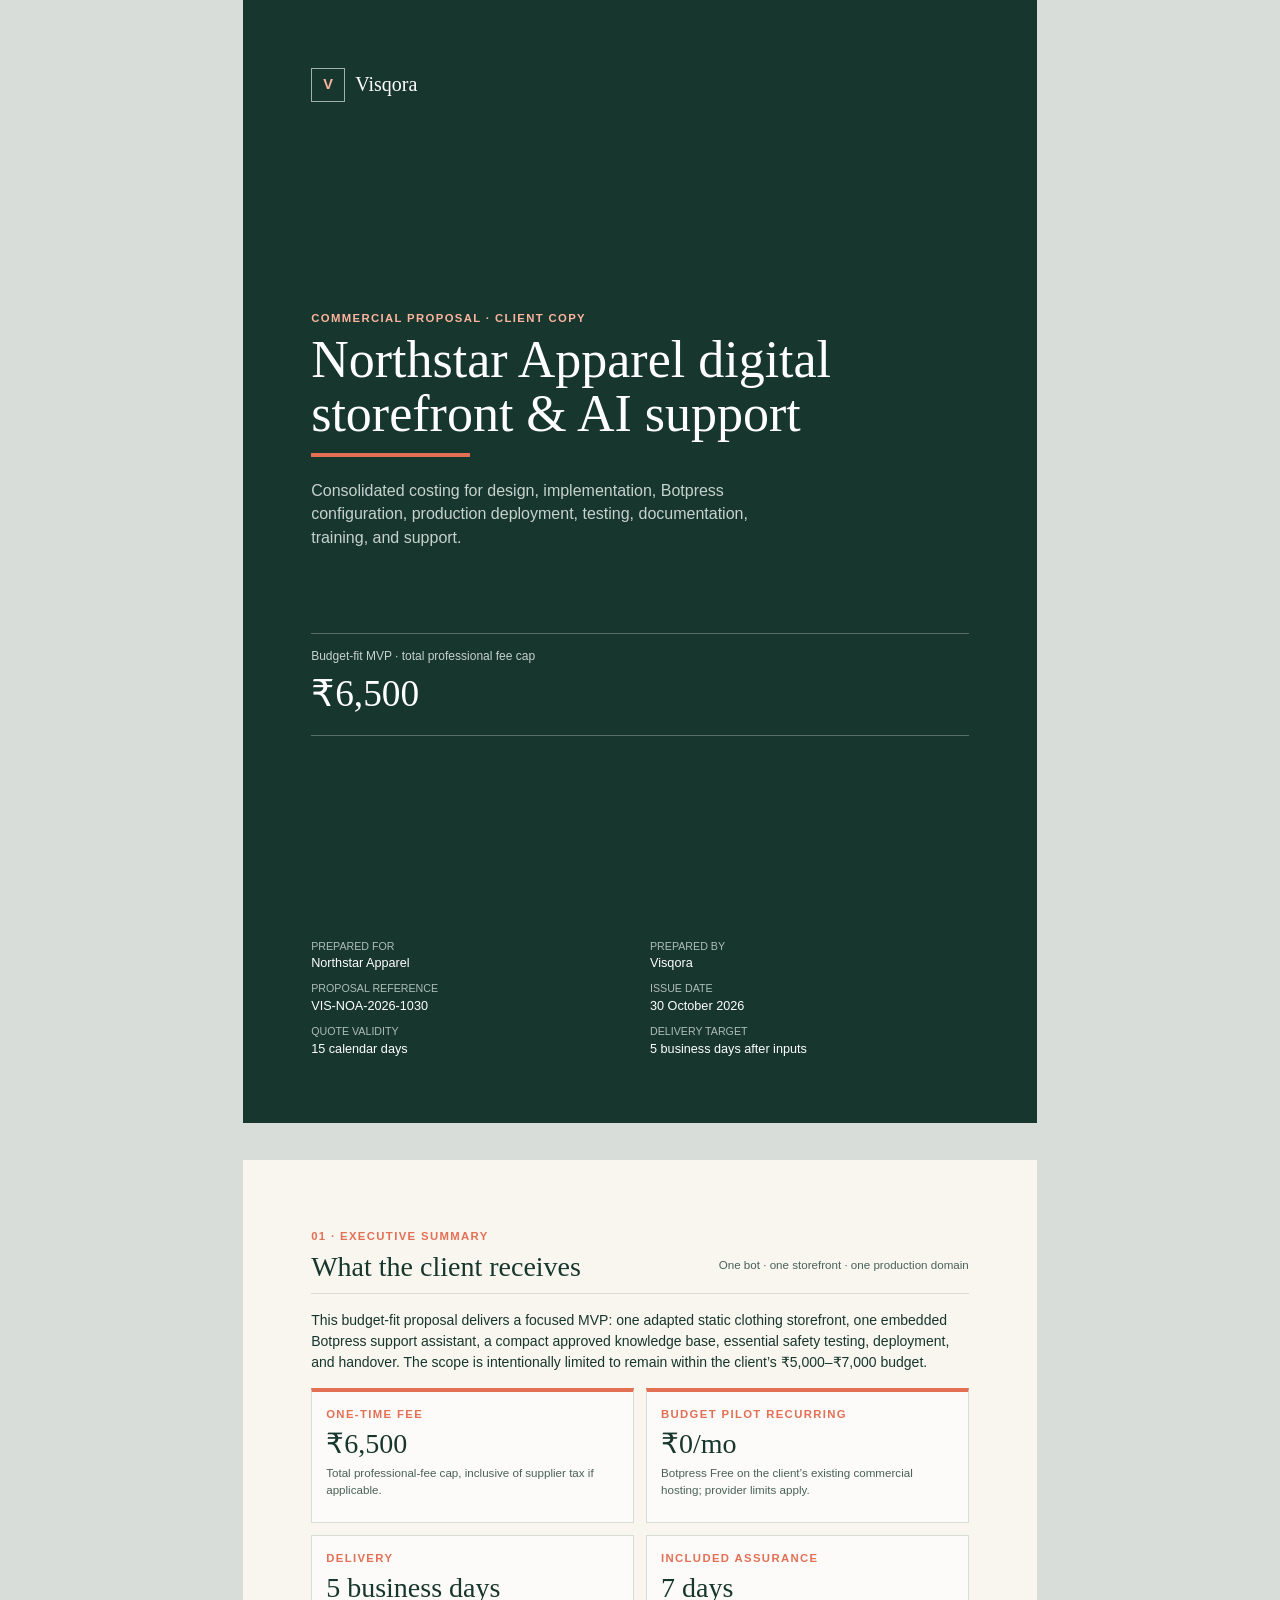
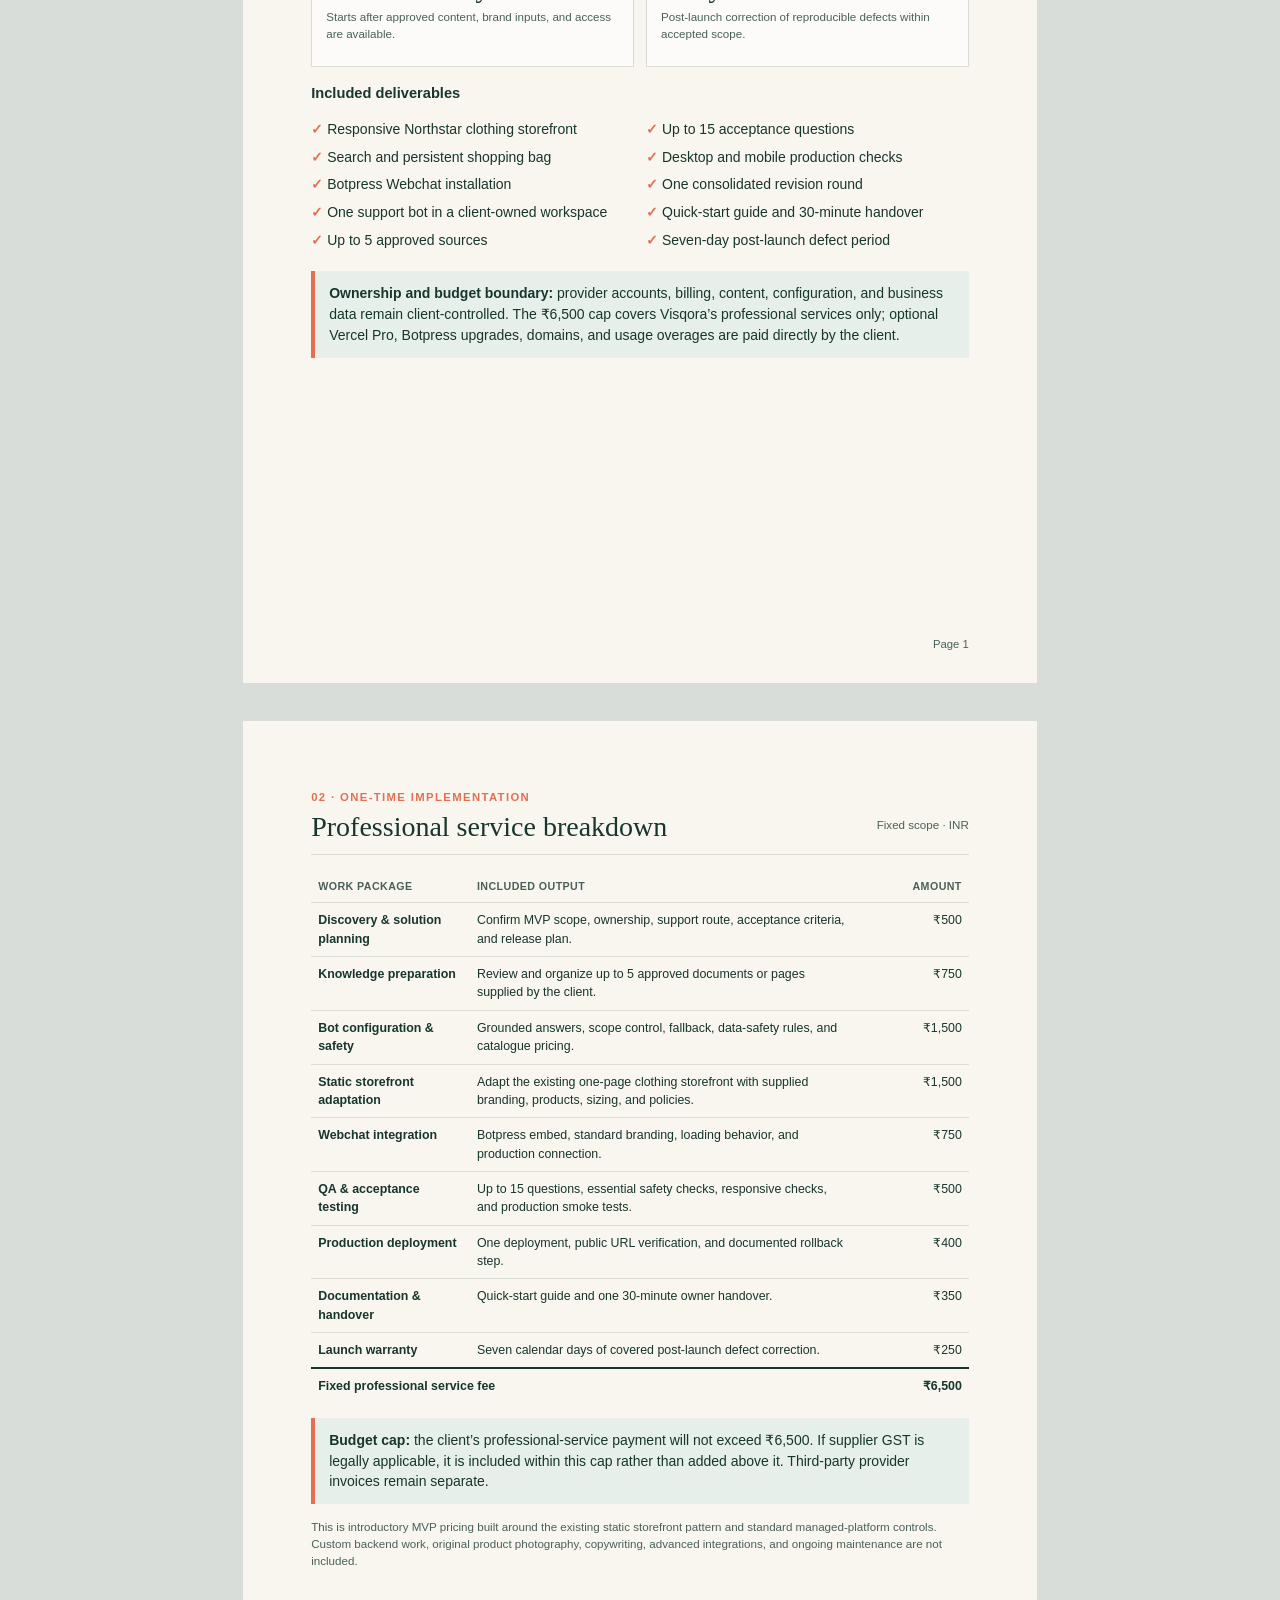
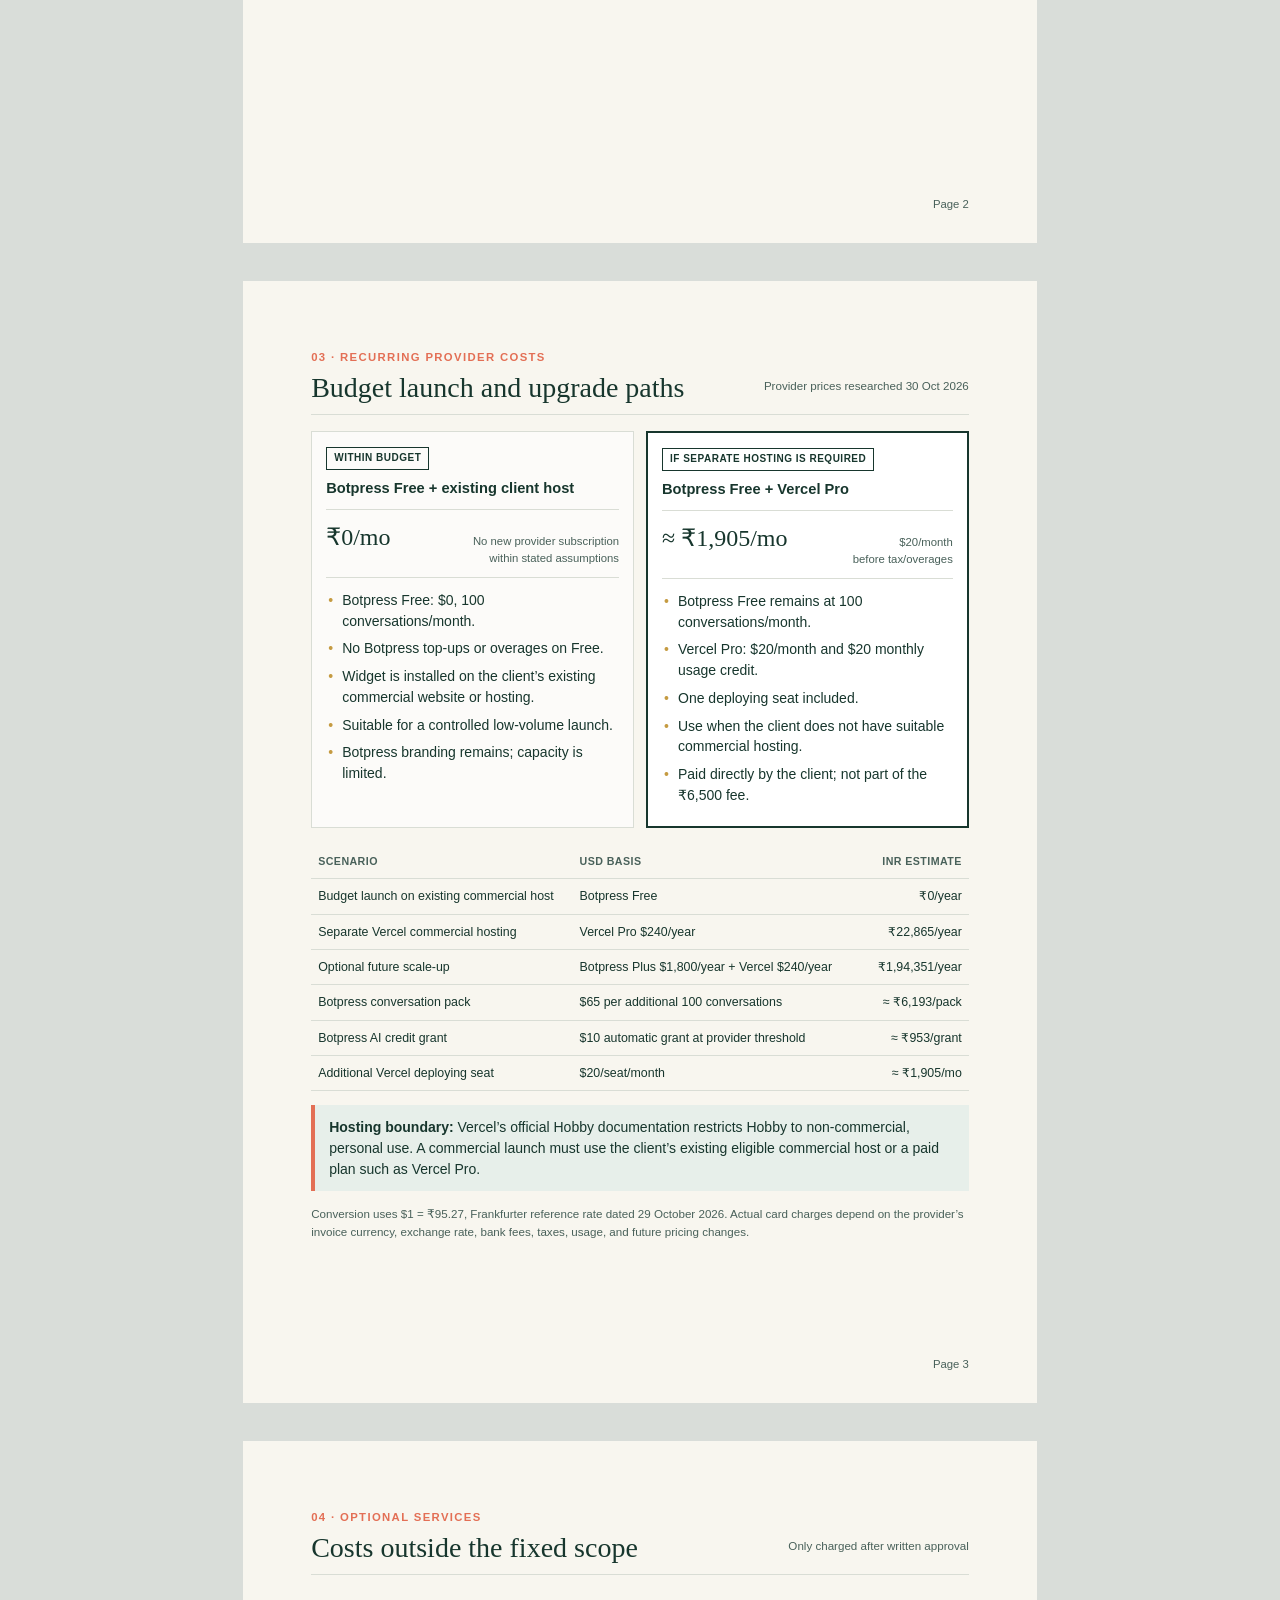
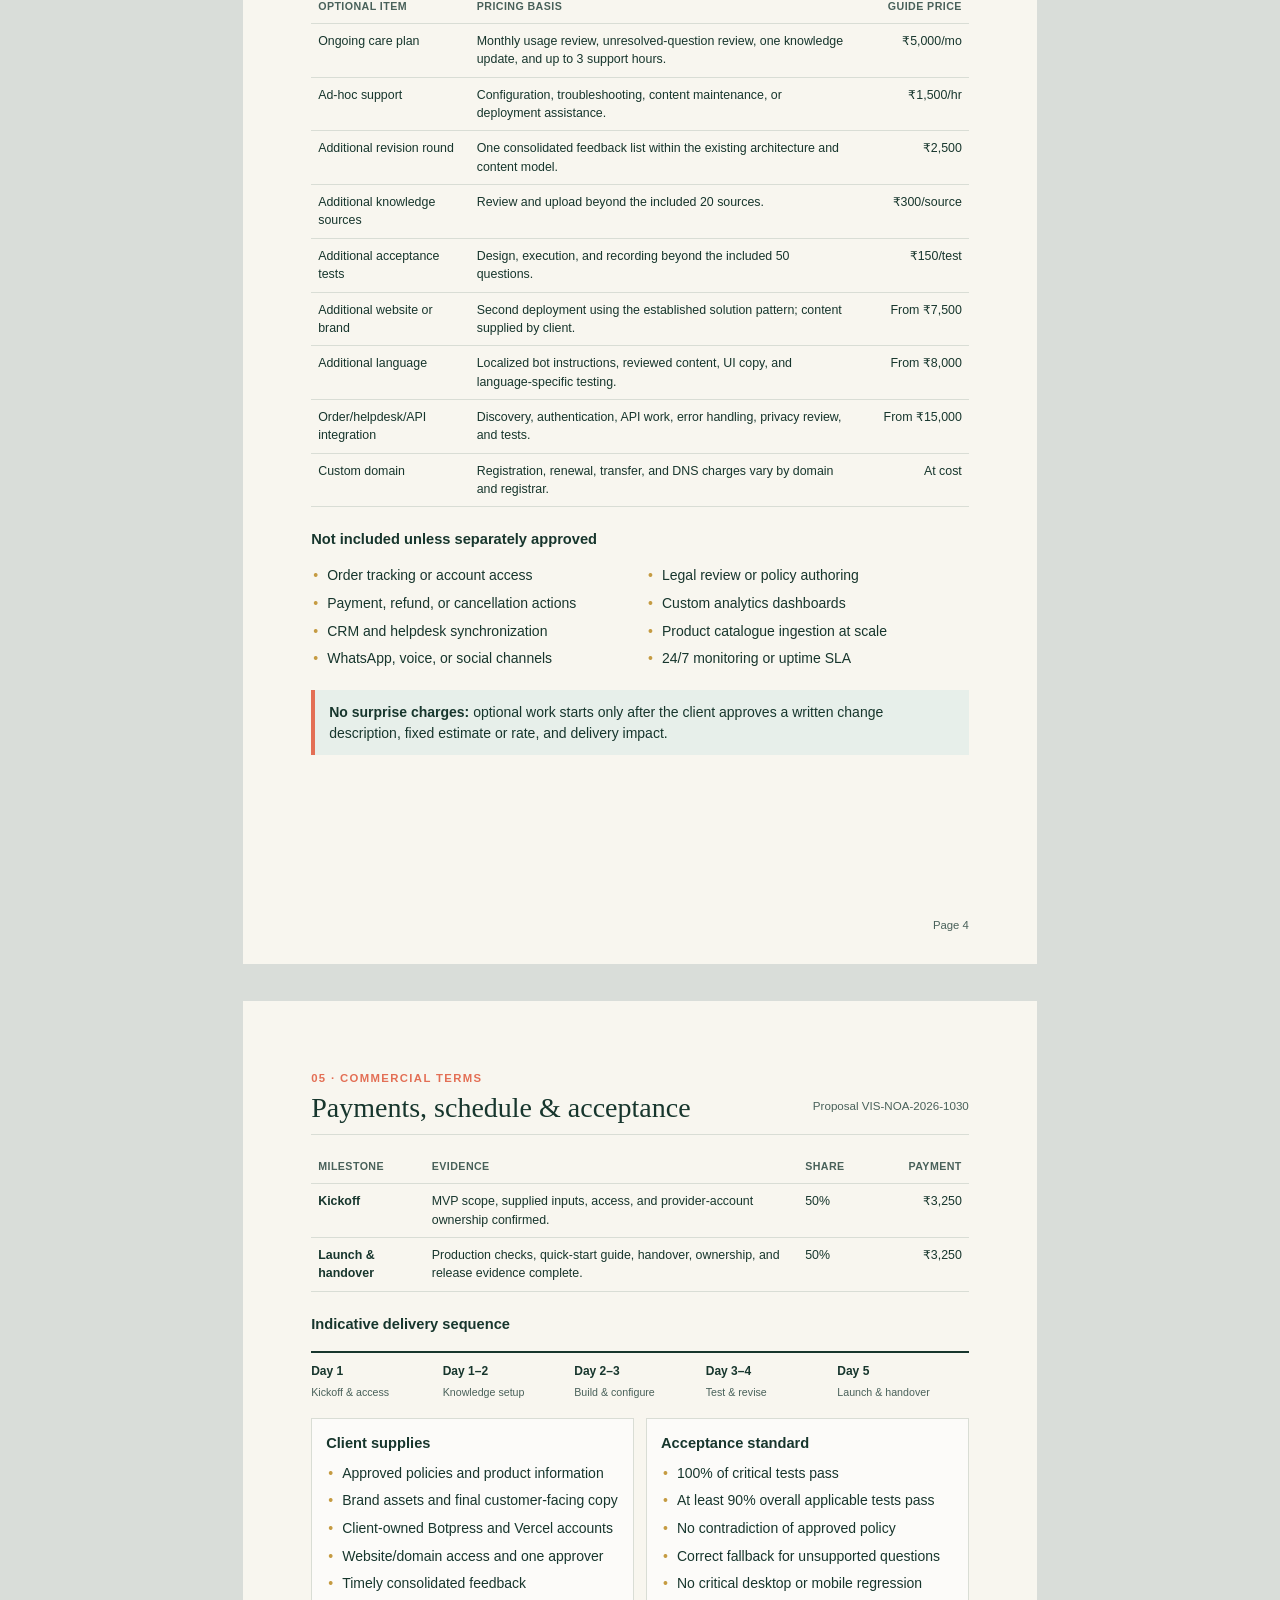
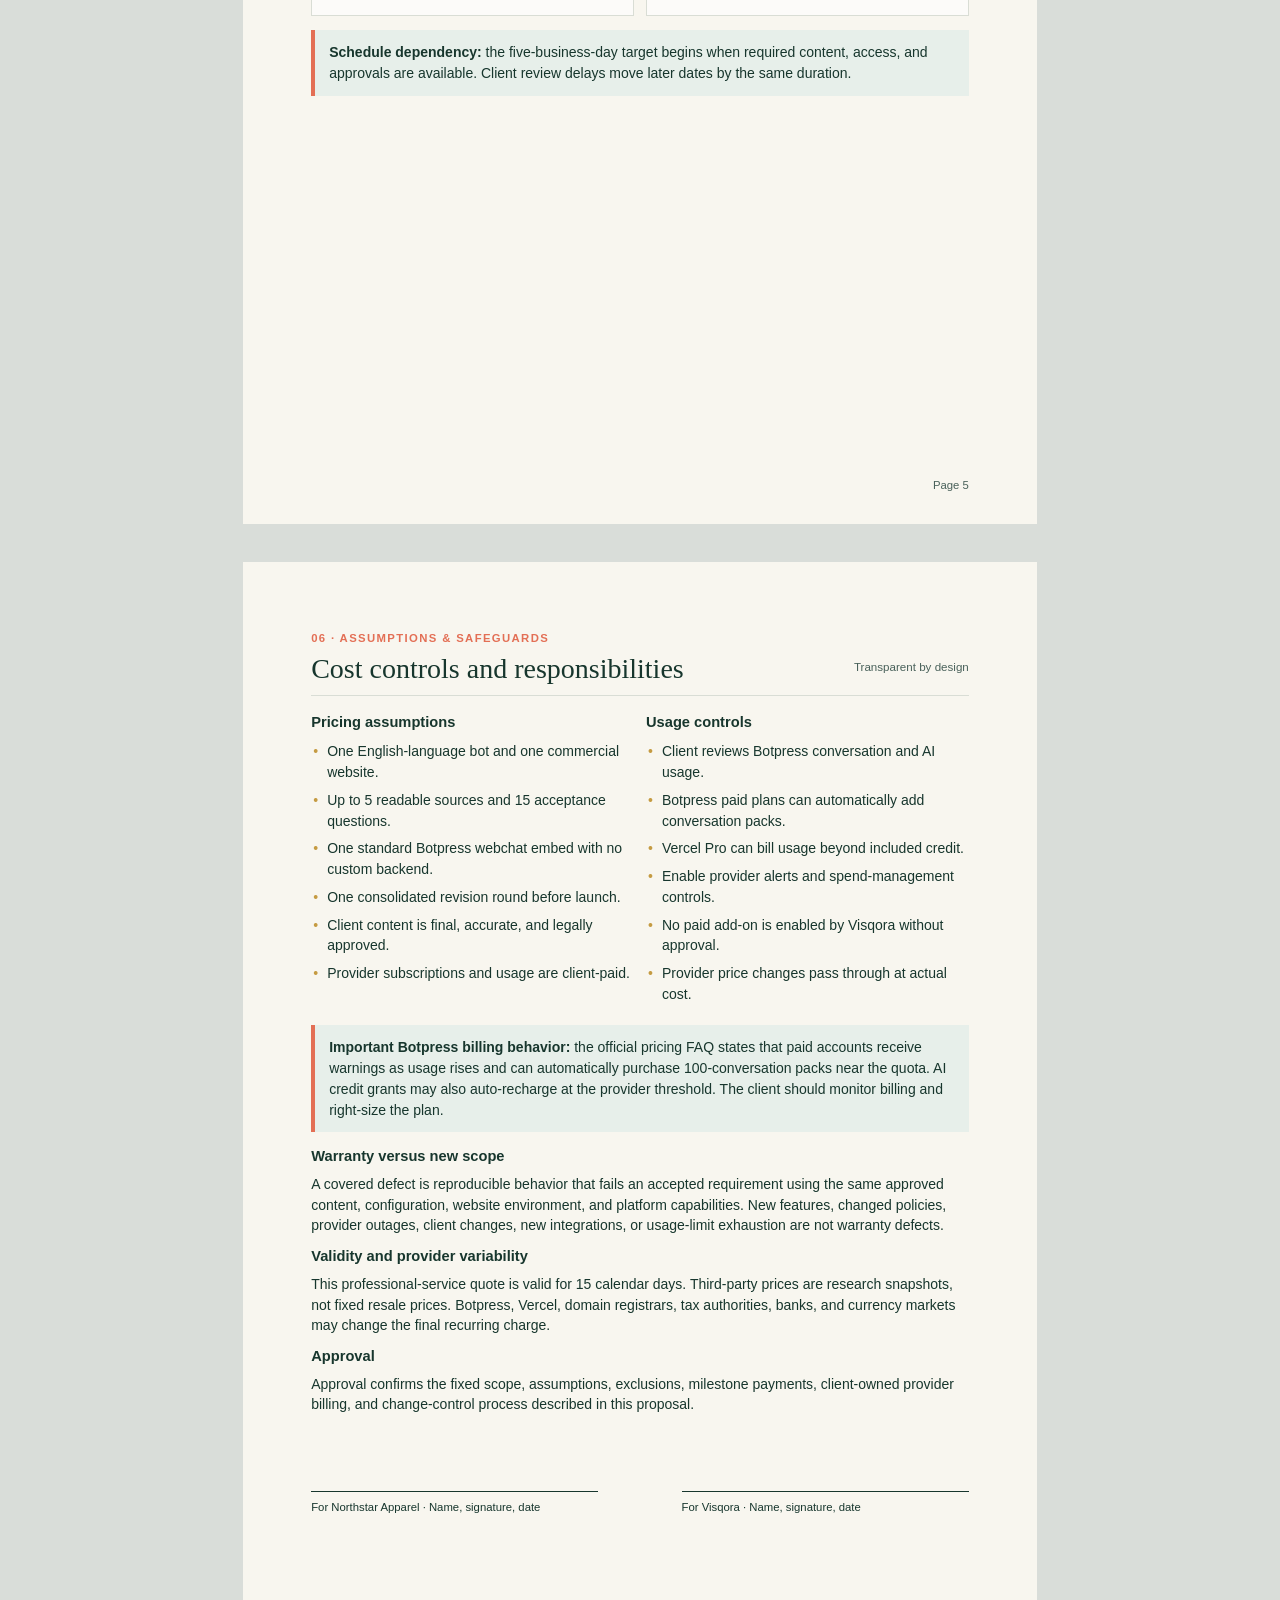
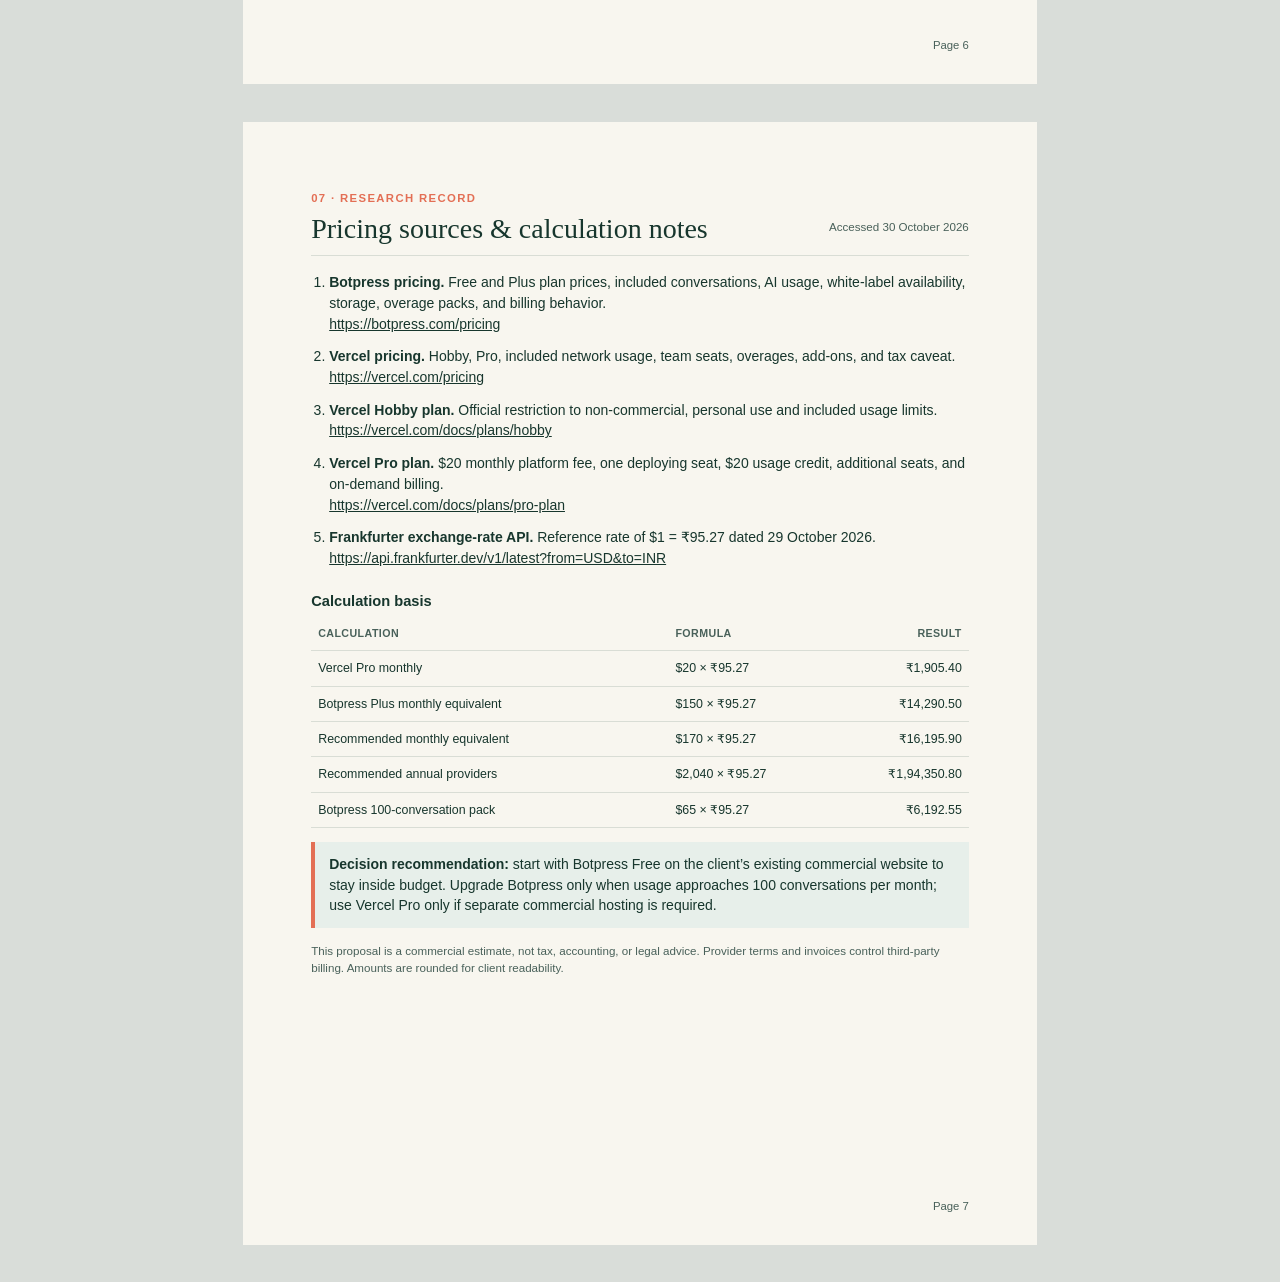
<file: docs/NORTHSTAR_CLIENT_COSTING.html>
<!doctype html>
<html lang="en">
<head>
  <meta charset="utf-8">
  <meta name="viewport" content="width=device-width, initial-scale=1">
  <title>Northstar Apparel - Costing Proposal</title>
  <style>
    :root {
      --ink: #17362d;
      --ink-soft: #49615a;
      --paper: #f8f6ef;
      --white: #ffffff;
      --line: #d9ddd5;
      --coral: #e36f55;
      --gold: #c59b42;
      --mist: #e7efea;
    }

    * { box-sizing: border-box; }

    html, body {
      margin: 0;
      padding: 0;
      background: #d9ddd9;
      color: var(--ink);
      font-family: "Helvetica Neue", Helvetica, Arial, sans-serif;
      font-size: 10.5pt;
      line-height: 1.48;
    }

    body { counter-reset: page; }

    .page {
      position: relative;
      width: 210mm;
      min-height: 297mm;
      margin: 0 auto 10mm;
      padding: 18mm 18mm 17mm;
      background: var(--paper);
      page-break-after: always;
      overflow: hidden;
    }

    .page:last-child { page-break-after: auto; }

    .page-number {
      position: absolute;
      right: 18mm;
      bottom: 8mm;
      color: var(--ink-soft);
      font-size: 8.5pt;
    }

    .page-number::after {
      counter-increment: page;
      content: counter(page);
    }

    .eyebrow {
      margin: 0 0 6px;
      color: var(--coral);
      font-size: 8.5pt;
      font-weight: 700;
      letter-spacing: 0.12em;
      text-transform: uppercase;
    }

    h1, h2, h3, p { margin-top: 0; }
    h1, h2 { font-family: Georgia, "Times New Roman", serif; font-weight: 500; }
    h1 { margin-bottom: 10px; font-size: 31pt; line-height: 1.04; }
    h2 { margin-bottom: 12px; font-size: 21pt; line-height: 1.15; }
    h3 { margin-bottom: 6px; font-size: 11pt; }
    p { margin-bottom: 10px; }
    strong { font-weight: 700; }

    .muted { color: var(--ink-soft); }
    .small { font-size: 8.7pt; }

    .rule {
      width: 42mm;
      height: 4px;
      margin: 12px 0 22px;
      background: var(--coral);
    }

    .cover {
      display: flex;
      flex-direction: column;
      justify-content: space-between;
      background:
        linear-gradient(135deg, rgba(23,54,45,0.97), rgba(23,54,45,0.91)),
        var(--ink);
      color: var(--white);
    }

    .cover .eyebrow { color: #ffb49f; }
    .cover .muted { color: #c7d2cd; }
    .cover h1 { max-width: 145mm; font-size: 39pt; }

    .brand {
      display: flex;
      align-items: center;
      gap: 10px;
      font-family: Georgia, "Times New Roman", serif;
      font-size: 15pt;
    }

    .brand-mark {
      display: grid;
      width: 34px;
      height: 34px;
      place-items: center;
      border: 1px solid rgba(255,255,255,0.6);
      color: #ffb49f;
      font-family: "Helvetica Neue", Helvetica, Arial, sans-serif;
      font-size: 11pt;
      font-weight: 700;
    }

    .cover-total {
      margin-top: 22mm;
      padding: 14px 0;
      border-top: 1px solid rgba(255,255,255,0.28);
      border-bottom: 1px solid rgba(255,255,255,0.28);
    }

    .cover-total span { display: block; color: #c7d2cd; font-size: 9pt; }
    .cover-total strong { display: block; font-family: Georgia, serif; font-size: 28pt; font-weight: 500; }

    .cover-meta {
      display: grid;
      grid-template-columns: 1fr 1fr;
      gap: 8px 20px;
      font-size: 9.5pt;
    }

    .cover-meta span { display: block; color: #aebdb7; font-size: 8pt; text-transform: uppercase; }

    .section-head {
      display: flex;
      align-items: flex-end;
      justify-content: space-between;
      gap: 20px;
      margin-bottom: 16px;
      padding-bottom: 10px;
      border-bottom: 1px solid var(--line);
    }

    .section-head h2 { margin-bottom: 0; }

    .summary-grid, .scenario-grid, .terms-grid {
      display: grid;
      grid-template-columns: 1fr 1fr;
      gap: 12px;
    }

    .panel {
      padding: 14px;
      border: 1px solid var(--line);
      background: rgba(255,255,255,0.62);
    }

    .panel.accent { border-top: 4px solid var(--coral); }
    .panel.recommended { border: 2px solid var(--ink); background: var(--white); }

    .metric {
      margin: 2px 0 4px;
      font-family: Georgia, serif;
      font-size: 21pt;
      line-height: 1.1;
    }

    .scope-list, .plain-list {
      margin: 8px 0 0;
      padding: 0;
      list-style: none;
    }

    .scope-list li, .plain-list li {
      position: relative;
      margin: 0 0 7px;
      padding-left: 16px;
    }

    .scope-list li::before {
      position: absolute;
      left: 0;
      content: "✓";
      color: var(--coral);
      font-weight: 700;
    }

    .plain-list li::before {
      position: absolute;
      left: 2px;
      content: "•";
      color: var(--gold);
    }

    table {
      width: 100%;
      border-collapse: collapse;
      font-size: 9.3pt;
    }

    th, td {
      padding: 8px 7px;
      border-bottom: 1px solid var(--line);
      text-align: left;
      vertical-align: top;
    }

    th {
      color: var(--ink-soft);
      font-size: 8pt;
      letter-spacing: 0.04em;
      text-transform: uppercase;
    }

    td.amount, th.amount { width: 31mm; text-align: right; white-space: nowrap; }
    tr.total td { border-top: 2px solid var(--ink); border-bottom: 0; font-weight: 700; }
    tr.discount td { color: var(--coral); }

    .callout {
      margin: 14px 0;
      padding: 12px 14px;
      border-left: 4px solid var(--coral);
      background: var(--mist);
    }

    .tag {
      display: inline-block;
      margin-bottom: 8px;
      padding: 3px 7px;
      border: 1px solid var(--ink);
      font-size: 7.5pt;
      font-weight: 700;
      letter-spacing: 0.05em;
      text-transform: uppercase;
    }

    .price-line {
      display: flex;
      align-items: baseline;
      justify-content: space-between;
      gap: 12px;
      margin: 10px 0 12px;
      padding: 10px 0;
      border-top: 1px solid var(--line);
      border-bottom: 1px solid var(--line);
    }

    .price-line strong { font-family: Georgia, serif; font-size: 18pt; font-weight: 500; }
    .price-line span { color: var(--ink-soft); font-size: 8.5pt; text-align: right; }

    .timeline {
      display: grid;
      grid-template-columns: repeat(5, 1fr);
      margin: 16px 0;
      border-top: 2px solid var(--ink);
    }

    .timeline div { padding: 10px 8px 0 0; }
    .timeline strong { display: block; font-size: 9pt; }
    .timeline span { color: var(--ink-soft); font-size: 8pt; }

    .signature-grid {
      display: grid;
      grid-template-columns: 1fr 1fr;
      gap: 22mm;
      margin-top: 20mm;
    }

    .signature-line {
      padding-top: 7px;
      border-top: 1px solid var(--ink);
      font-size: 8.5pt;
    }

    .source-list {
      margin: 0;
      padding-left: 18px;
    }

    .source-list li { margin-bottom: 12px; }
    .source-list a { color: var(--ink); word-break: break-all; }

    @page { size: A4; margin: 0; }

    @media print {
      html, body { background: var(--white); }
      .page { margin: 0; width: 210mm; height: 297mm; min-height: 297mm; }
    }
  </style>
</head>
<body>
  <section class="page cover">
    <div>
      <div class="brand"><span class="brand-mark">V</span> Visqora</div>
      <div style="margin-top: 55mm">
        <p class="eyebrow">Commercial proposal · Client copy</p>
        <h1>Northstar Apparel digital storefront &amp; AI support</h1>
        <div class="rule"></div>
        <p class="muted" style="max-width: 130mm; font-size: 12pt;">Consolidated costing for design, implementation, Botpress configuration, production deployment, testing, documentation, training, and support.</p>
        <div class="cover-total">
          <span>Budget-fit MVP · total professional fee cap</span>
          <strong>₹6,500</strong>
        </div>
      </div>
    </div>
    <div class="cover-meta">
      <div><span>Prepared for</span>Northstar Apparel</div>
      <div><span>Prepared by</span>Visqora</div>
      <div><span>Proposal reference</span>VIS-NOA-2026-1030</div>
      <div><span>Issue date</span>30 October 2026</div>
      <div><span>Quote validity</span>15 calendar days</div>
      <div><span>Delivery target</span>5 business days after inputs</div>
    </div>
  </section>

  <section class="page">
    <div class="section-head">
      <div><p class="eyebrow">01 · Executive summary</p><h2>What the client receives</h2></div>
      <p class="muted small">One bot · one storefront · one production domain</p>
    </div>
    <p>This budget-fit proposal delivers a focused MVP: one adapted static clothing storefront, one embedded Botpress support assistant, a compact approved knowledge base, essential safety testing, deployment, and handover. The scope is intentionally limited to remain within the client’s ₹5,000–₹7,000 budget.</p>

    <div class="summary-grid" style="margin: 16px 0;">
      <div class="panel accent">
        <p class="eyebrow">One-time fee</p>
        <p class="metric">₹6,500</p>
        <p class="muted small">Total professional-fee cap, inclusive of supplier tax if applicable.</p>
      </div>
      <div class="panel accent">
        <p class="eyebrow">Budget pilot recurring</p>
        <p class="metric">₹0/mo</p>
        <p class="muted small">Botpress Free on the client’s existing commercial hosting; provider limits apply.</p>
      </div>
      <div class="panel">
        <p class="eyebrow">Delivery</p>
        <p class="metric">5 business days</p>
        <p class="muted small">Starts after approved content, brand inputs, and access are available.</p>
      </div>
      <div class="panel">
        <p class="eyebrow">Included assurance</p>
        <p class="metric">7 days</p>
        <p class="muted small">Post-launch correction of reproducible defects within accepted scope.</p>
      </div>
    </div>

    <h3>Included deliverables</h3>
    <div class="summary-grid">
      <ul class="scope-list">
        <li>Responsive Northstar clothing storefront</li>
        <li>Search and persistent shopping bag</li>
        <li>Botpress Webchat installation</li>
        <li>One support bot in a client-owned workspace</li>
        <li>Up to 5 approved sources</li>
      </ul>
      <ul class="scope-list">
        <li>Up to 15 acceptance questions</li>
        <li>Desktop and mobile production checks</li>
        <li>One consolidated revision round</li>
        <li>Quick-start guide and 30-minute handover</li>
        <li>Seven-day post-launch defect period</li>
      </ul>
    </div>

    <div class="callout">
      <strong>Ownership and budget boundary:</strong> provider accounts, billing, content, configuration, and business data remain client-controlled. The ₹6,500 cap covers Visqora’s professional services only; optional Vercel Pro, Botpress upgrades, domains, and usage overages are paid directly by the client.
    </div>
    <div class="page-number">Page </div>
  </section>

  <section class="page">
    <div class="section-head">
      <div><p class="eyebrow">02 · One-time implementation</p><h2>Professional service breakdown</h2></div>
      <p class="muted small">Fixed scope · INR</p>
    </div>

    <table aria-label="One-time implementation costs">
      <thead><tr><th>Work package</th><th>Included output</th><th class="amount">Amount</th></tr></thead>
      <tbody>
        <tr><td><strong>Discovery &amp; solution planning</strong></td><td>Confirm MVP scope, ownership, support route, acceptance criteria, and release plan.</td><td class="amount">₹500</td></tr>
        <tr><td><strong>Knowledge preparation</strong></td><td>Review and organize up to 5 approved documents or pages supplied by the client.</td><td class="amount">₹750</td></tr>
        <tr><td><strong>Bot configuration &amp; safety</strong></td><td>Grounded answers, scope control, fallback, data-safety rules, and catalogue pricing.</td><td class="amount">₹1,500</td></tr>
        <tr><td><strong>Static storefront adaptation</strong></td><td>Adapt the existing one-page clothing storefront with supplied branding, products, sizing, and policies.</td><td class="amount">₹1,500</td></tr>
        <tr><td><strong>Webchat integration</strong></td><td>Botpress embed, standard branding, loading behavior, and production connection.</td><td class="amount">₹750</td></tr>
        <tr><td><strong>QA &amp; acceptance testing</strong></td><td>Up to 15 questions, essential safety checks, responsive checks, and production smoke tests.</td><td class="amount">₹500</td></tr>
        <tr><td><strong>Production deployment</strong></td><td>One deployment, public URL verification, and documented rollback step.</td><td class="amount">₹400</td></tr>
        <tr><td><strong>Documentation &amp; handover</strong></td><td>Quick-start guide and one 30-minute owner handover.</td><td class="amount">₹350</td></tr>
        <tr><td><strong>Launch warranty</strong></td><td>Seven calendar days of covered post-launch defect correction.</td><td class="amount">₹250</td></tr>
        <tr class="total"><td colspan="2">Fixed professional service fee</td><td class="amount">₹6,500</td></tr>
      </tbody>
    </table>

    <div class="callout">
      <strong>Budget cap:</strong> the client’s professional-service payment will not exceed ₹6,500. If supplier GST is legally applicable, it is included within this cap rather than added above it. Third-party provider invoices remain separate.
    </div>

    <p class="small muted">This is introductory MVP pricing built around the existing static storefront pattern and standard managed-platform controls. Custom backend work, original product photography, copywriting, advanced integrations, and ongoing maintenance are not included.</p>
    <div class="page-number">Page </div>
  </section>

  <section class="page">
    <div class="section-head">
      <div><p class="eyebrow">03 · Recurring provider costs</p><h2>Budget launch and upgrade paths</h2></div>
      <p class="muted small">Provider prices researched 30 Oct 2026</p>
    </div>

    <div class="scenario-grid">
      <div class="panel">
        <span class="tag">Within budget</span>
        <h3>Botpress Free + existing client host</h3>
        <div class="price-line"><strong>₹0/mo</strong><span>No new provider subscription<br>within stated assumptions</span></div>
        <ul class="plain-list">
          <li>Botpress Free: $0, 100 conversations/month.</li>
          <li>No Botpress top-ups or overages on Free.</li>
          <li>Widget is installed on the client’s existing commercial website or hosting.</li>
          <li>Suitable for a controlled low-volume launch.</li>
          <li>Botpress branding remains; capacity is limited.</li>
        </ul>
      </div>

      <div class="panel recommended">
        <span class="tag">If separate hosting is required</span>
        <h3>Botpress Free + Vercel Pro</h3>
        <div class="price-line"><strong>≈ ₹1,905/mo</strong><span>$20/month<br>before tax/overages</span></div>
        <ul class="plain-list">
          <li>Botpress Free remains at 100 conversations/month.</li>
          <li>Vercel Pro: $20/month and $20 monthly usage credit.</li>
          <li>One deploying seat included.</li>
          <li>Use when the client does not have suitable commercial hosting.</li>
          <li>Paid directly by the client; not part of the ₹6,500 fee.</li>
        </ul>
      </div>
    </div>

    <table style="margin-top: 18px" aria-label="Recurring annual cost comparison">
      <thead><tr><th>Scenario</th><th>USD basis</th><th class="amount">INR estimate</th></tr></thead>
      <tbody>
        <tr><td>Budget launch on existing commercial host</td><td>Botpress Free</td><td class="amount">₹0/year</td></tr>
        <tr><td>Separate Vercel commercial hosting</td><td>Vercel Pro $240/year</td><td class="amount">₹22,865/year</td></tr>
        <tr><td>Optional future scale-up</td><td>Botpress Plus $1,800/year + Vercel $240/year</td><td class="amount">₹1,94,351/year</td></tr>
        <tr><td>Botpress conversation pack</td><td>$65 per additional 100 conversations</td><td class="amount">≈ ₹6,193/pack</td></tr>
        <tr><td>Botpress AI credit grant</td><td>$10 automatic grant at provider threshold</td><td class="amount">≈ ₹953/grant</td></tr>
        <tr><td>Additional Vercel deploying seat</td><td>$20/seat/month</td><td class="amount">≈ ₹1,905/mo</td></tr>
      </tbody>
    </table>

    <div class="callout">
      <strong>Hosting boundary:</strong> Vercel’s official Hobby documentation restricts Hobby to non-commercial, personal use. A commercial launch must use the client’s existing eligible commercial host or a paid plan such as Vercel Pro.
    </div>

    <p class="small muted">Conversion uses $1 = ₹95.27, Frankfurter reference rate dated 29 October 2026. Actual card charges depend on the provider’s invoice currency, exchange rate, bank fees, taxes, usage, and future pricing changes.</p>
    <div class="page-number">Page </div>
  </section>

  <section class="page">
    <div class="section-head">
      <div><p class="eyebrow">04 · Optional services</p><h2>Costs outside the fixed scope</h2></div>
      <p class="muted small">Only charged after written approval</p>
    </div>

    <table aria-label="Optional service costs">
      <thead><tr><th>Optional item</th><th>Pricing basis</th><th class="amount">Guide price</th></tr></thead>
      <tbody>
        <tr><td>Ongoing care plan</td><td>Monthly usage review, unresolved-question review, one knowledge update, and up to 3 support hours.</td><td class="amount">₹5,000/mo</td></tr>
        <tr><td>Ad-hoc support</td><td>Configuration, troubleshooting, content maintenance, or deployment assistance.</td><td class="amount">₹1,500/hr</td></tr>
        <tr><td>Additional revision round</td><td>One consolidated feedback list within the existing architecture and content model.</td><td class="amount">₹2,500</td></tr>
        <tr><td>Additional knowledge sources</td><td>Review and upload beyond the included 20 sources.</td><td class="amount">₹300/source</td></tr>
        <tr><td>Additional acceptance tests</td><td>Design, execution, and recording beyond the included 50 questions.</td><td class="amount">₹150/test</td></tr>
        <tr><td>Additional website or brand</td><td>Second deployment using the established solution pattern; content supplied by client.</td><td class="amount">From ₹7,500</td></tr>
        <tr><td>Additional language</td><td>Localized bot instructions, reviewed content, UI copy, and language-specific testing.</td><td class="amount">From ₹8,000</td></tr>
        <tr><td>Order/helpdesk/API integration</td><td>Discovery, authentication, API work, error handling, privacy review, and tests.</td><td class="amount">From ₹15,000</td></tr>
        <tr><td>Custom domain</td><td>Registration, renewal, transfer, and DNS charges vary by domain and registrar.</td><td class="amount">At cost</td></tr>
      </tbody>
    </table>

    <h3 style="margin-top: 22px">Not included unless separately approved</h3>
    <div class="summary-grid">
      <ul class="plain-list">
        <li>Order tracking or account access</li>
        <li>Payment, refund, or cancellation actions</li>
        <li>CRM and helpdesk synchronization</li>
        <li>WhatsApp, voice, or social channels</li>
      </ul>
      <ul class="plain-list">
        <li>Legal review or policy authoring</li>
        <li>Custom analytics dashboards</li>
        <li>Product catalogue ingestion at scale</li>
        <li>24/7 monitoring or uptime SLA</li>
      </ul>
    </div>

    <div class="callout"><strong>No surprise charges:</strong> optional work starts only after the client approves a written change description, fixed estimate or rate, and delivery impact.</div>
    <div class="page-number">Page </div>
  </section>

  <section class="page">
    <div class="section-head">
      <div><p class="eyebrow">05 · Commercial terms</p><h2>Payments, schedule &amp; acceptance</h2></div>
      <p class="muted small">Proposal VIS-NOA-2026-1030</p>
    </div>

    <table aria-label="Milestone payment schedule">
      <thead><tr><th>Milestone</th><th>Evidence</th><th>Share</th><th class="amount">Payment</th></tr></thead>
      <tbody>
        <tr><td><strong>Kickoff</strong></td><td>MVP scope, supplied inputs, access, and provider-account ownership confirmed.</td><td>50%</td><td class="amount">₹3,250</td></tr>
        <tr><td><strong>Launch &amp; handover</strong></td><td>Production checks, quick-start guide, handover, ownership, and release evidence complete.</td><td>50%</td><td class="amount">₹3,250</td></tr>
      </tbody>
    </table>

    <h3 style="margin-top: 22px">Indicative delivery sequence</h3>
    <div class="timeline">
      <div><strong>Day 1</strong><span>Kickoff &amp; access</span></div>
      <div><strong>Day 1–2</strong><span>Knowledge setup</span></div>
      <div><strong>Day 2–3</strong><span>Build &amp; configure</span></div>
      <div><strong>Day 3–4</strong><span>Test &amp; revise</span></div>
      <div><strong>Day 5</strong><span>Launch &amp; handover</span></div>
    </div>

    <div class="terms-grid">
      <div class="panel">
        <h3>Client supplies</h3>
        <ul class="plain-list">
          <li>Approved policies and product information</li>
          <li>Brand assets and final customer-facing copy</li>
          <li>Client-owned Botpress and Vercel accounts</li>
          <li>Website/domain access and one approver</li>
          <li>Timely consolidated feedback</li>
        </ul>
      </div>
      <div class="panel">
        <h3>Acceptance standard</h3>
        <ul class="plain-list">
          <li>100% of critical tests pass</li>
          <li>At least 90% overall applicable tests pass</li>
          <li>No contradiction of approved policy</li>
          <li>Correct fallback for unsupported questions</li>
          <li>No critical desktop or mobile regression</li>
        </ul>
      </div>
    </div>

    <div class="callout"><strong>Schedule dependency:</strong> the five-business-day target begins when required content, access, and approvals are available. Client review delays move later dates by the same duration.</div>
    <div class="page-number">Page </div>
  </section>

  <section class="page">
    <div class="section-head">
      <div><p class="eyebrow">06 · Assumptions &amp; safeguards</p><h2>Cost controls and responsibilities</h2></div>
      <p class="muted small">Transparent by design</p>
    </div>

    <div class="terms-grid">
      <div>
        <h3>Pricing assumptions</h3>
        <ul class="plain-list">
          <li>One English-language bot and one commercial website.</li>
          <li>Up to 5 readable sources and 15 acceptance questions.</li>
          <li>One standard Botpress webchat embed with no custom backend.</li>
          <li>One consolidated revision round before launch.</li>
          <li>Client content is final, accurate, and legally approved.</li>
          <li>Provider subscriptions and usage are client-paid.</li>
        </ul>
      </div>
      <div>
        <h3>Usage controls</h3>
        <ul class="plain-list">
          <li>Client reviews Botpress conversation and AI usage.</li>
          <li>Botpress paid plans can automatically add conversation packs.</li>
          <li>Vercel Pro can bill usage beyond included credit.</li>
          <li>Enable provider alerts and spend-management controls.</li>
          <li>No paid add-on is enabled by Visqora without approval.</li>
          <li>Provider price changes pass through at actual cost.</li>
        </ul>
      </div>
    </div>

    <div class="callout">
      <strong>Important Botpress billing behavior:</strong> the official pricing FAQ states that paid accounts receive warnings as usage rises and can automatically purchase 100-conversation packs near the quota. AI credit grants may also auto-recharge at the provider threshold. The client should monitor billing and right-size the plan.
    </div>

    <h3>Warranty versus new scope</h3>
    <p>A covered defect is reproducible behavior that fails an accepted requirement using the same approved content, configuration, website environment, and platform capabilities. New features, changed policies, provider outages, client changes, new integrations, or usage-limit exhaustion are not warranty defects.</p>

    <h3>Validity and provider variability</h3>
    <p>This professional-service quote is valid for 15 calendar days. Third-party prices are research snapshots, not fixed resale prices. Botpress, Vercel, domain registrars, tax authorities, banks, and currency markets may change the final recurring charge.</p>

    <h3>Approval</h3>
    <p>Approval confirms the fixed scope, assumptions, exclusions, milestone payments, client-owned provider billing, and change-control process described in this proposal.</p>

    <div class="signature-grid">
      <div class="signature-line">For Northstar Apparel · Name, signature, date</div>
      <div class="signature-line">For Visqora · Name, signature, date</div>
    </div>
    <div class="page-number">Page </div>
  </section>

  <section class="page">
    <div class="section-head">
      <div><p class="eyebrow">07 · Research record</p><h2>Pricing sources &amp; calculation notes</h2></div>
      <p class="muted small">Accessed 30 October 2026</p>
    </div>

    <ol class="source-list">
      <li><strong>Botpress pricing.</strong> Free and Plus plan prices, included conversations, AI usage, white-label availability, storage, overage packs, and billing behavior.<br><a href="https://botpress.com/pricing">https://botpress.com/pricing</a></li>
      <li><strong>Vercel pricing.</strong> Hobby, Pro, included network usage, team seats, overages, add-ons, and tax caveat.<br><a href="https://vercel.com/pricing">https://vercel.com/pricing</a></li>
      <li><strong>Vercel Hobby plan.</strong> Official restriction to non-commercial, personal use and included usage limits.<br><a href="https://vercel.com/docs/plans/hobby">https://vercel.com/docs/plans/hobby</a></li>
      <li><strong>Vercel Pro plan.</strong> $20 monthly platform fee, one deploying seat, $20 usage credit, additional seats, and on-demand billing.<br><a href="https://vercel.com/docs/plans/pro-plan">https://vercel.com/docs/plans/pro-plan</a></li>
      <li><strong>Frankfurter exchange-rate API.</strong> Reference rate of $1 = ₹95.27 dated 29 October 2026.<br><a href="https://api.frankfurter.dev/v1/latest?from=USD&amp;to=INR">https://api.frankfurter.dev/v1/latest?from=USD&amp;to=INR</a></li>
    </ol>

    <h3 style="margin-top: 22px">Calculation basis</h3>
    <table aria-label="Cost calculation basis">
      <thead><tr><th>Calculation</th><th>Formula</th><th class="amount">Result</th></tr></thead>
      <tbody>
        <tr><td>Vercel Pro monthly</td><td>$20 × ₹95.27</td><td class="amount">₹1,905.40</td></tr>
        <tr><td>Botpress Plus monthly equivalent</td><td>$150 × ₹95.27</td><td class="amount">₹14,290.50</td></tr>
        <tr><td>Recommended monthly equivalent</td><td>$170 × ₹95.27</td><td class="amount">₹16,195.90</td></tr>
        <tr><td>Recommended annual providers</td><td>$2,040 × ₹95.27</td><td class="amount">₹1,94,350.80</td></tr>
        <tr><td>Botpress 100-conversation pack</td><td>$65 × ₹95.27</td><td class="amount">₹6,192.55</td></tr>
      </tbody>
    </table>

    <div class="callout"><strong>Decision recommendation:</strong> start with Botpress Free on the client’s existing commercial website to stay inside budget. Upgrade Botpress only when usage approaches 100 conversations per month; use Vercel Pro only if separate commercial hosting is required.</div>

    <p class="small muted">This proposal is a commercial estimate, not tax, accounting, or legal advice. Provider terms and invoices control third-party billing. Amounts are rounded for client readability.</p>
    <div class="page-number">Page </div>
  </section>
</body>
</html>
</file>
